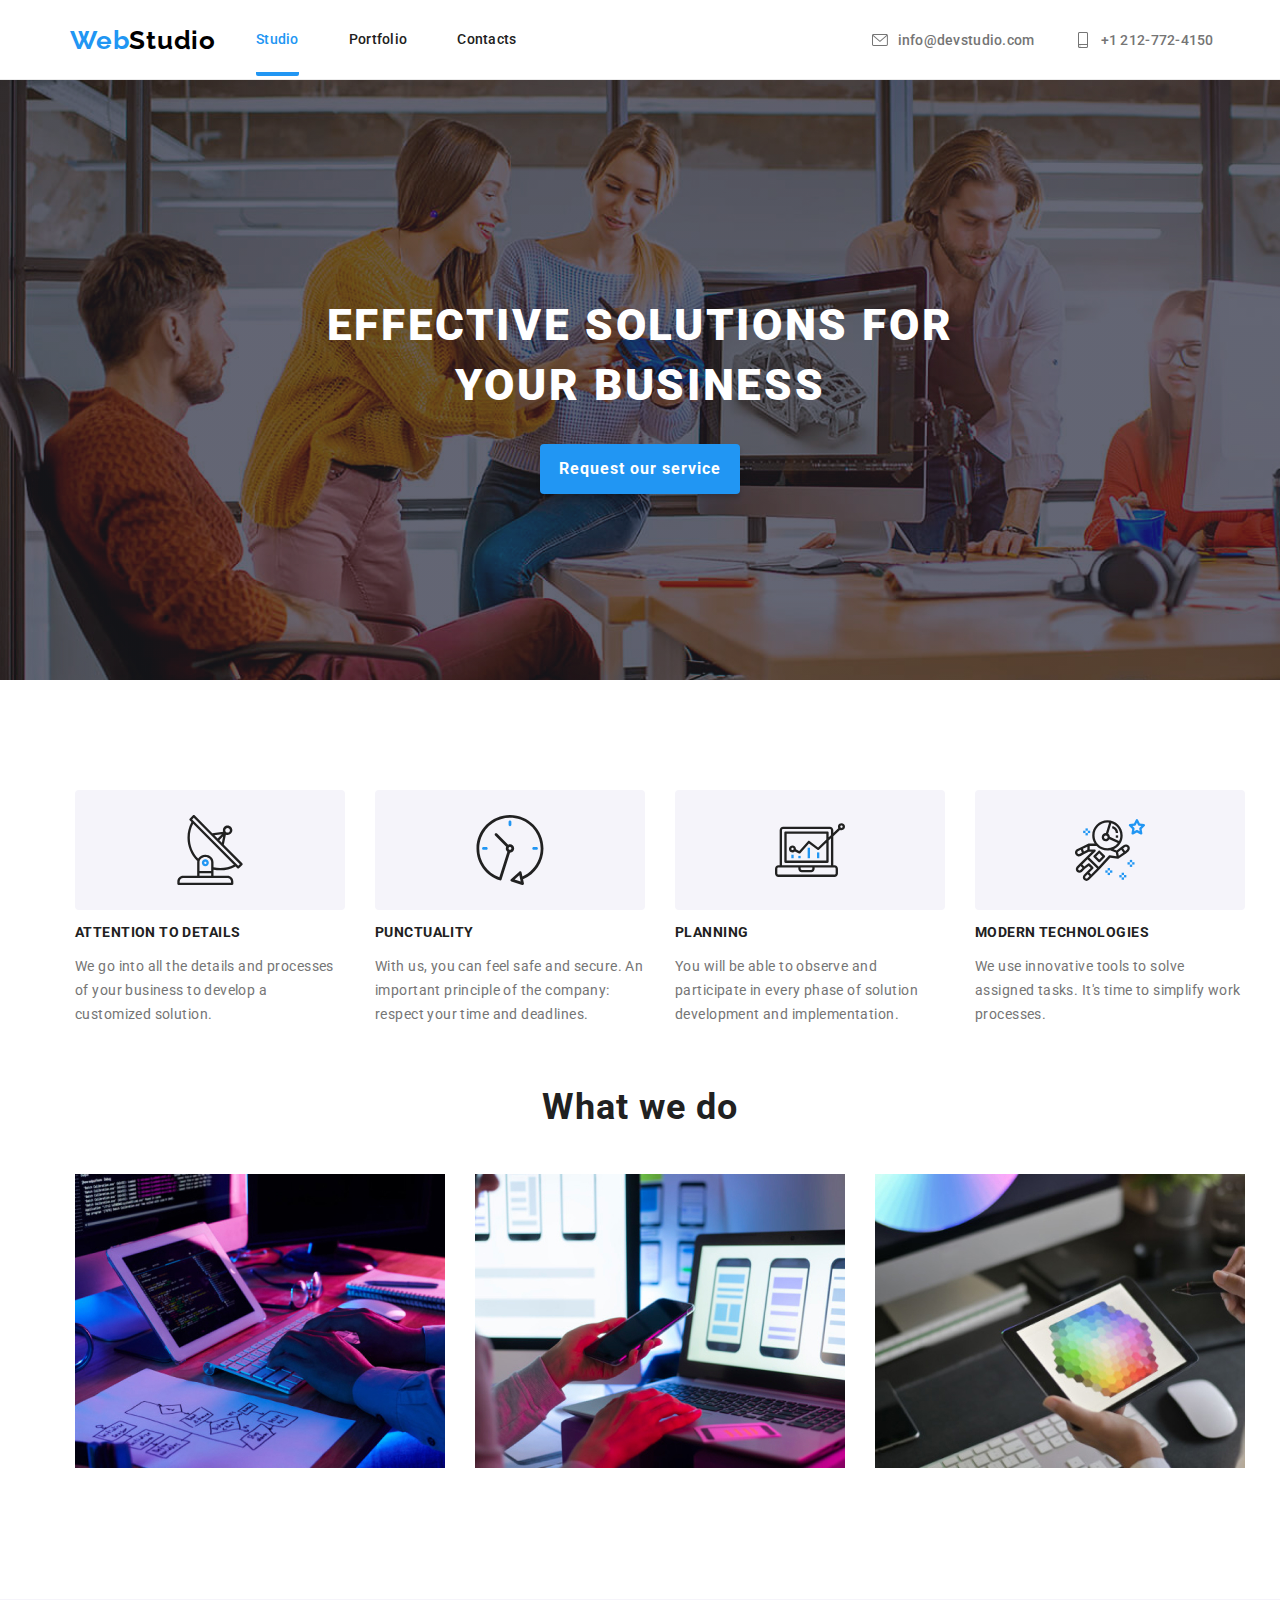
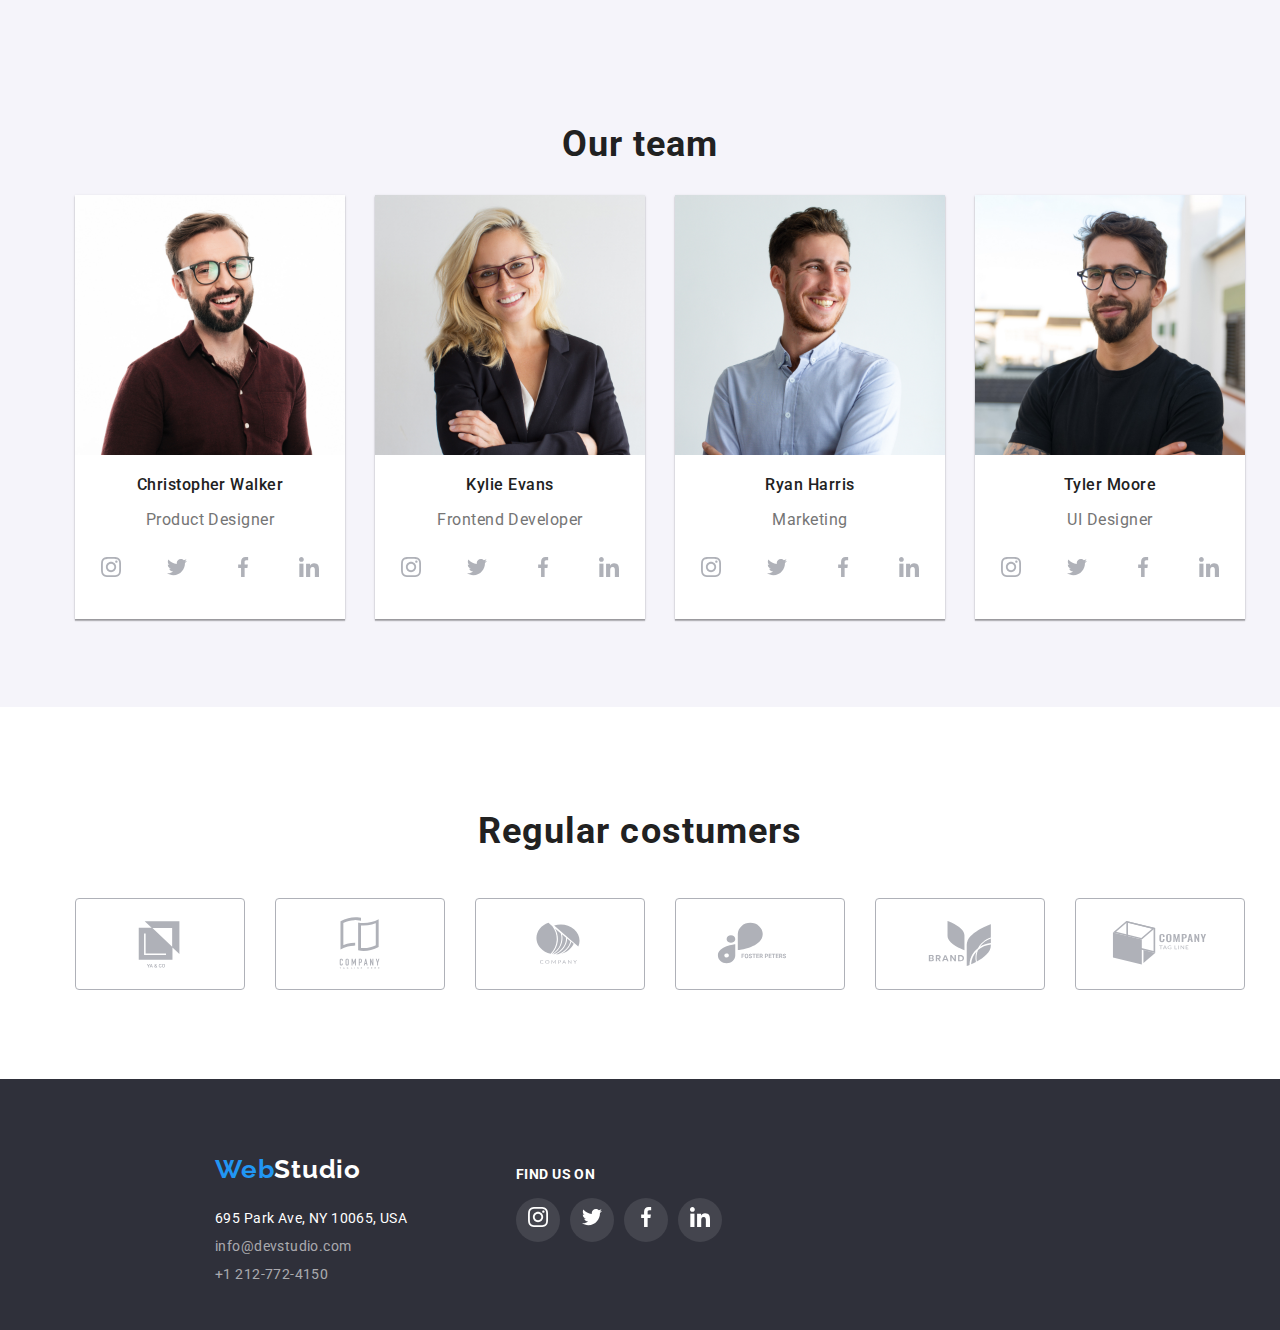
<file: index.html>
<!DOCTYPE html>
<html lang="en">
  <head>
    <meta charset="UTF-8" />
    <meta name="viewport" content="width=device-width, initial-scale=1.0" />
    <title>Document</title>
    <link rel="preconnect" href="https://fonts.googleapis.com" />
    <link rel="preconnect" href="https://fonts.gstatic.com" crossorigin />
    <link
      href="https://fonts.googleapis.com/css2?family=Raleway:wght@700&family=Roboto:wght@400;500;700;900&display=swap"
      rel="stylesheet"
    />
    <link
      rel="stylesheet"
      href="https://cdnjs.cloudflare.com/ajax/libs/modern-normalize/1.0.0/modern-normalize.min.css"
    />
    <link rel="stylesheet" href="./css/reset.css" />
    <link rel="stylesheet" href="./css/styles.css" />
  </head>
  <body>
    <header class="header-section">
      <div class="header-container">
        <nav class="nav-container">
          <a href="index.html" class="logo-section">
            <p><span>Web</span>Studio</p>
          </a>
          <div class="main-navigation pages">
            <ul>
              <li>
                <a href="index.html" class="nav-section current">Studio</a>
              </li>
              <li>
                <a href="portofolio.html" class="nav-section">Portfolio</a>
              </li>
              <li><a href="#contacts" class="nav-section">Contacts</a></li>
            </ul>
          </div>
        </nav>

        <div class="contacts-section">
          <ul>
            <li>
              <a href="mailto:info@devstudio.com" class="email-section">
                <svg class="contacts-section-icon">
                  <use
                    href="./images/symbol-defs.svg#icon-envelope-hover"
                  ></use>
                </svg>
                <span>info@devstudio.com</span>
              </a>
            </li>
            <li>
              <a href="tel:+1212-772-4150" class="telephone-section">
                <svg class="contacts-section-icon">
                  <use href="./images/symbol-defs.svg#icon-smartphone"></use>
                </svg>
                <span>+1 212-772-4150</span>
              </a>
            </li>
          </ul>
        </div>
      </div>
    </header>

    <main>
      <section class="effective-solutions-section">
        <div class="effective-solutions-gradient">
          <div class="effective-solutions-section-container">
            <h1 class="effective-solutions-title">
              EFFECTIVE SOLUTIONS FOR <br />
              YOUR BUSINESS
            </h1>
            <button type="button" class="effective-solutions-button">
              Request our service
            </button>
          </div>
        </div>
      </section>

      <section class="what-we-do-section">
        <div class="what-we-do-text-section-container">
          <ul class="what-we-do-text-section">
            <li>
              <div class="paragraph-icons-container">
                <svg class="paragraph-icons">
                  <use href="./images/symbol-defs.svg#icon-antenna-1"></use>
                </svg>
              </div>
              <h3>ATTENTION TO DETAILS</h3>
              <p>
                We go into all the details and processes of your business to
                develop a customized solution.
              </p>
            </li>
            <li>
              <div class="paragraph-icons-container">
                <svg class="paragraph-icons">
                  <use href="./images/symbol-defs.svg#icon-clock-1"></use>
                </svg>
              </div>
              <h3>PUNCTUALITY</h3>
              <p>
                With us, you can feel safe and secure. An important principle of
                the company: respect your time and deadlines.
              </p>
            </li>
            <li>
              <div class="paragraph-icons-container">
                <svg class="paragraph-icons">
                  <use href="./images/symbol-defs.svg#icon-diagram-1"></use>
                </svg>
              </div>
              <h3>PLANNING</h3>
              <p>
                You will be able to observe and participate in every phase of
                solution development and implementation.
              </p>
            </li>
            <li>
              <div class="paragraph-icons-container">
                <svg class="paragraph-icons">
                  <use href="./images/symbol-defs.svg#icon-astronaut-1"></use>
                </svg>
              </div>
              <h3>MODERN TECHNOLOGIES</h3>
              <p>
                We use innovative tools to solve assigned tasks. It's time to
                simplify work processes.
              </p>
            </li>
          </ul>
        </div>

        <div class="what-we-do-section-container">
          <h2 class="section-title">What we do</h2>

          <div class="what-we-do-images-container">
            <ul>
              <li>
                <img
                  src="./images/what-we-do-1.jpg"
                  alt="Back end"
                  width="370"
                />
              </li>
              <li>
                <img
                  src="./images/what-we-do-2.jpg"
                  alt="Front end"
                  width="370"
                />
              </li>
              <li>
                <img src="./images/what-we-do-3.jpg" alt="Design" width="370" />
              </li>
            </ul>
          </div>
        </div>
      </section>

      <section class="our-team-section">
        <h2 class="section-title">Our team</h2>
        <div class="our-team-cards-container">
          <ul class="our-team-cards-section">
            <li>
              <img
                src="./images/team-member-1.jpg"
                alt="First team member"
                width="270"
              />
              <h3>Christopher Walker</h3>
              <p>Product Designer</p>
              <div class="cards-icons-container">
                <a href="https://www.instagram.com/" class="icons-container">
                  <svg class="cards-icons">
                    <use href="./images/symbol-defs.svg#icon-instagram-2"></use>
                  </svg>
                </a>
                <a href="https://twitter.com/" class="icons-container">
                  <svg class="cards-icons">
                    <use href="./images/symbol-defs.svg#icon-twitter-1"></use>
                  </svg>
                </a>
                <a href="https://www.facebook.com/" class="icons-container">
                  <svg class="cards-icons">
                    <use href="./images/symbol-defs.svg#icon-facebook-1"></use>
                  </svg>
                </a>
                <a href="https://www.linkedin.com/" class="icons-container">
                  <svg class="cards-icons">
                    <use href="./images/symbol-defs.svg#icon-linkedin-1"></use>
                  </svg>
                </a>
              </div>
            </li>
            <li>
              <img
                src="./images/team-member-2.jpg"
                alt="Second team member"
                width="270"
              />
              <h3>Kylie Evans</h3>
              <p>Frontend Developer</p>
              <div class="cards-icons-container">
                <a href="https://www.instagram.com/" class="icons-container">
                  <svg class="cards-icons">
                    <use href="./images/symbol-defs.svg#icon-instagram-2"></use>
                  </svg>
                </a>
                <a href="https://twitter.com/" class="icons-container">
                  <svg class="cards-icons">
                    <use href="./images/symbol-defs.svg#icon-twitter-1"></use>
                  </svg>
                </a>
                <a href="https://www.facebook.com/" class="icons-container">
                  <svg class="cards-icons">
                    <use href="./images/symbol-defs.svg#icon-facebook-1"></use>
                  </svg>
                </a>
                <a href="https://www.linkedin.com/" class="icons-container">
                  <svg class="cards-icons">
                    <use href="./images/symbol-defs.svg#icon-linkedin-1"></use>
                  </svg>
                </a>
              </div>
            </li>
            <li>
              <img
                src="./images/team-member-3.jpg"
                alt="Third team member"
                width="270"
              />
              <h3>Ryan Harris</h3>
              <p>Marketing</p>
              <div class="cards-icons-container">
                <a href="https://www.instagram.com/" class="icons-container">
                  <svg class="cards-icons">
                    <use href="./images/symbol-defs.svg#icon-instagram-2"></use>
                  </svg>
                </a>
                <a href="https://twitter.com/" class="icons-container">
                  <svg class="cards-icons">
                    <use href="./images/symbol-defs.svg#icon-twitter-1"></use>
                  </svg>
                </a>
                <a href="https://www.facebook.com/" class="icons-container">
                  <svg class="cards-icons">
                    <use href="./images/symbol-defs.svg#icon-facebook-1"></use>
                  </svg>
                </a>
                <a href="https://www.linkedin.com/" class="icons-container">
                  <svg class="cards-icons">
                    <use href="./images/symbol-defs.svg#icon-linkedin-1"></use>
                  </svg>
                </a>
              </div>
            </li>
            <li>
              <img
                src="./images/team-member-4.jpg"
                alt="Fourth team member"
                width="270"
              />
              <h3>Tyler Moore</h3>
              <p>UI Designer</p>
              <div class="cards-icons-container">
                <a href="https://www.instagram.com/" class="icons-container">
                  <svg class="cards-icons">
                    <use href="./images/symbol-defs.svg#icon-instagram-2"></use>
                  </svg>
                </a>
                <a href="https://twitter.com/" class="icons-container">
                  <svg class="cards-icons">
                    <use href="./images/symbol-defs.svg#icon-twitter-1"></use>
                  </svg>
                </a>
                <a href="https://www.facebook.com/" class="icons-container">
                  <svg class="cards-icons">
                    <use href="./images/symbol-defs.svg#icon-facebook-1"></use>
                  </svg>
                </a>
                <a href="https://www.linkedin.com/" class="icons-container">
                  <svg class="cards-icons">
                    <use href="./images/symbol-defs.svg#icon-linkedin-1"></use>
                  </svg>
                </a>
              </div>
            </li>
          </ul>
        </div>
      </section>

      <section class="regular-costumers-section">
        <h2 class="section-title">Regular costumers</h2>
        <ul class="regular-costumers-section-main">
          <li>
            <div class="regular-costumers-logo-container">
              <svg class="regular-costumers-logo">
                <use href="./images/symbol-defs.svg#icon-Logo"></use>
              </svg>
            </div>
          </li>
          <li>
            <div class="regular-costumers-logo-container">
              <svg class="regular-costumers-logo">
                <use href="./images/symbol-defs.svg#icon-company"></use>
              </svg>
            </div>
          </li>
          <li>
            <div class="regular-costumers-logo-container">
              <svg class="regular-costumers-logo">
                <use href="./images/symbol-defs.svg#icon-company-2"></use>
              </svg>
            </div>
          </li>
          <li>
            <div class="regular-costumers-logo-container">
              <svg class="regular-costumers-logo">
                <use href="./images/symbol-defs.svg#icon-foster-peters"></use>
              </svg>
            </div>
          </li>
          <li>
            <div class="regular-costumers-logo-container">
              <svg class="regular-costumers-logo">
                <use href="./images/symbol-defs.svg#icon-brand"></use>
              </svg>
            </div>
          </li>
          <li>
            <div class="regular-costumers-logo-container">
              <svg class="regular-costumers-logo">
                <use href="./images/symbol-defs.svg#icon-company-3"></use>
              </svg>
            </div>
          </li>
        </ul>
      </section>
    </main>

    <footer class="footer-section">
      <div class="footer-logo-adress">
        <div class="footer-section-container">
          <div class="footer-section-logo">
            <a href="index.html" class="footer-logo-section">
              <p><span>Web</span>Studio</p>
            </a>
          </div>

          <div class="footer-adress-section">
            <address id="contacts" class="adress-section">
              <p>695 Park Ave, NY 10065, USA</p>
              <a href="mailto:info@devstudio.com">info@devstudio.com</a>
              <a href="tel:+1212-772-4150">+1 212-772-4150</a>
            </address>
          </div>
        </div>
      </div>

      <div class="find-us-section">
        <h3 class="find-us-title">find us on</h3>
        <ul class="find-us-icons-container">
          <li>
            <div class="footer-icons-container">
              <a href="https://www.instagram.com/" class="find-us-icons">
                <svg class="cards-icons">
                  <use href="./images/symbol-defs.svg#icon-instagram-2"></use>
                </svg>
              </a>
            </div>
          </li>
          <li>
            <div class="footer-icons-container">
              <a href="https://www.instagram.com/" class="find-us-icons">
                <svg class="cards-icons">
                  <use href="./images/symbol-defs.svg#icon-twitter-1"></use>
                </svg>
              </a>
            </div>
          </li>
          <li>
            <div class="footer-icons-container">
              <a href="https://www.instagram.com/" class="find-us-icons">
                <svg class="cards-icons">
                  <use href="./images/symbol-defs.svg#icon-facebook-1"></use>
                </svg>
              </a>
            </div>
          </li>
          <li>
            <div class="footer-icons-container">
              <a href="https://www.instagram.com/" class="find-us-icons">
                <svg class="cards-icons">
                  <use href="./images/symbol-defs.svg#icon-linkedin-1"></use>
                </svg>
              </a>
            </div>
          </li>
        </ul>
      </div>
    </footer>
  </body>
</html>
</file>
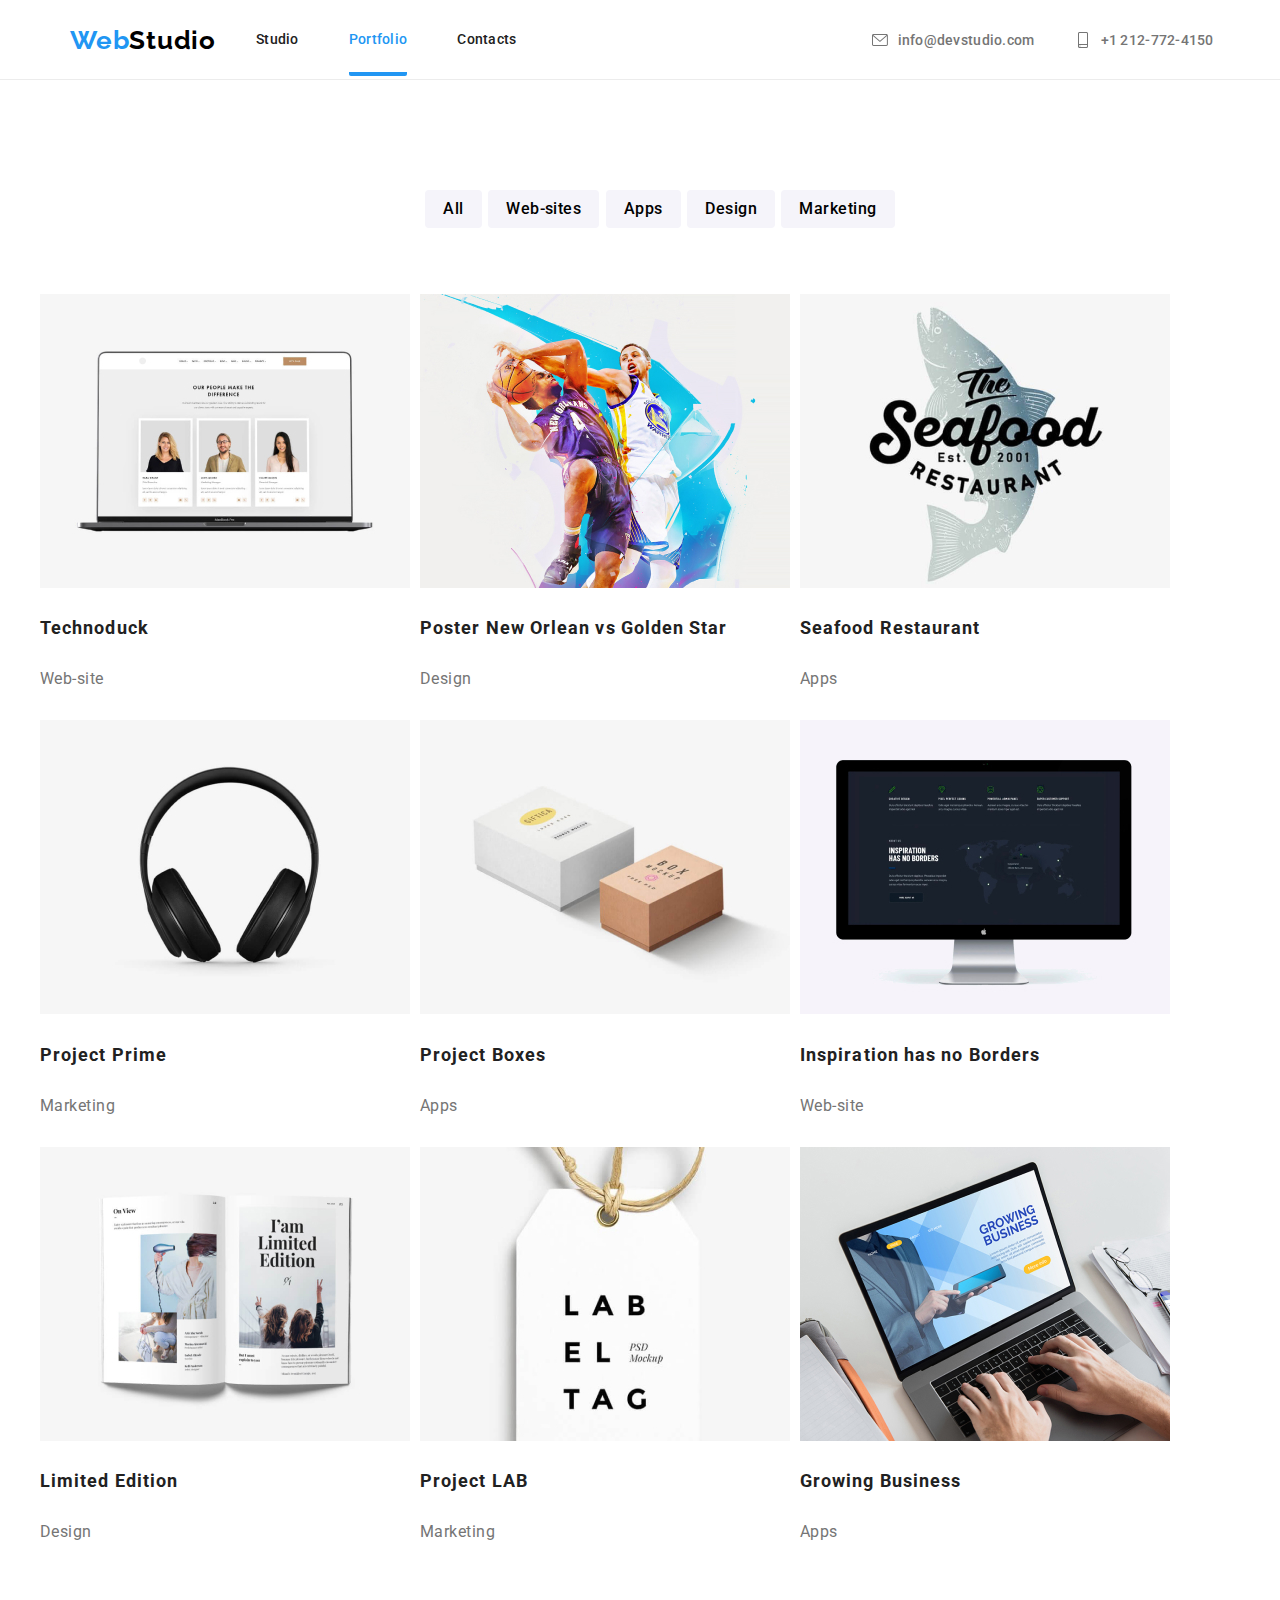
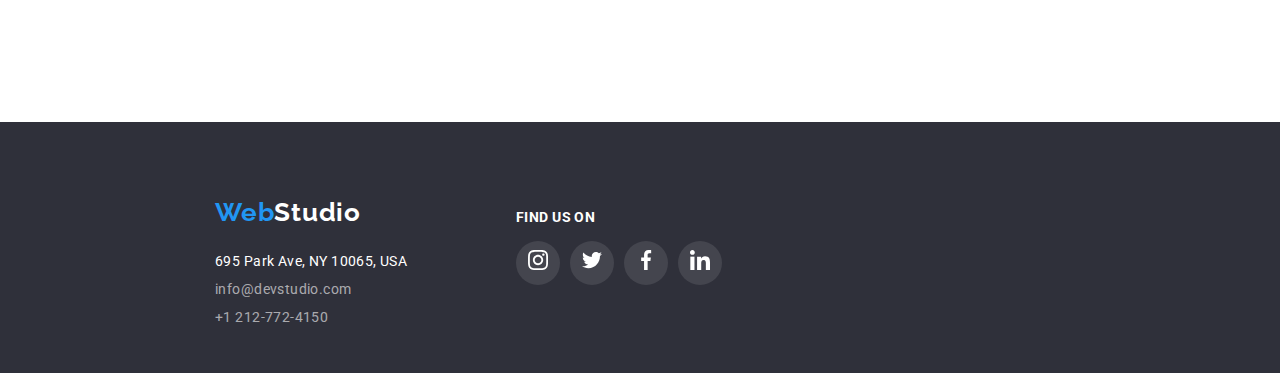
<file: portofolio.html>
<!DOCTYPE html>
<html lang="en">
  <head>
    <meta charset="UTF-8" />
    <meta name="viewport" content="width=device-width, initial-scale=1.0" />
    <title>Document</title>
    <link rel="preconnect" href="https://fonts.googleapis.com" />
    <link rel="preconnect" href="https://fonts.gstatic.com" crossorigin />
    <link
      href="https://fonts.googleapis.com/css2?family=Raleway:wght@700&family=Roboto:wght@400;500;700;900&display=swap"
      rel="stylesheet"
    />
    <link
      rel="stylesheet"
      href="https://cdnjs.cloudflare.com/ajax/libs/modern-normalize/1.0.0/modern-normalize.min.css"
    />
    <link rel="stylesheet" href="./css/reset.css" />
    <link rel="stylesheet" href="./css/styles.css" />
  </head>
  <body>
    <header class="header-section">
      <div class="header-container">
        <nav class="nav-container">
          <a href="index.html" class="logo-section">
            <p><span>Web</span>Studio</p>
          </a>
          <div class="main-navigation pages">
            <ul>
              <li>
                <a href="index.html" class="nav-section">Studio</a>
              </li>
              <li>
                <a href="portofolio.html" class="nav-section current">Portfolio</a>
              </li>
              <li><a href="#contacts" class="nav-section">Contacts</a></li>
            </ul>
          </div>
        </nav>

        <div class="contacts-section">
          <ul>
            <li>
              <a href="mailto:info@devstudio.com" class="email-section">
                <svg class="contacts-section-icon">
                  <use
                    href="./images/symbol-defs.svg#icon-envelope-hover"
                  ></use>
                </svg>
                <span>info@devstudio.com</span>
              </a>
            </li>
            <li>
              <a href="tel:+1212-772-4150" class="telephone-section">
                <svg class="contacts-section-icon">
                  <use href="./images/symbol-defs.svg#icon-smartphone"></use>
                </svg>
                <span>+1 212-772-4150</span>
              </a>
            </li>
          </ul>
        </div>
      </div>
    </header>

    <main class="portofolio-container">
      <div class="portofolio-content">
        <div class="buttons-section-container">
          <ul>
            <li><button type="button" class="buttons-section">All</button></li>
            <li>
              <button type="button" class="buttons-section">Web-sites</button>
            </li>
            <li><button type="button" class="buttons-section">Apps</button></li>
            <li><button type="button" class="buttons-section">Design</button></li>
            <li>
              <button type="button" class="buttons-section">Marketing</button>
            </li>
          </ul>
        </div>
        
        <div class="cards-section-container">
          <div class="cards-section">
            <div class="cards-item">
              <img src="./images/portofolio-img-1.jpg" alt="Technoduck" />
              <h3>Technoduck</h3>
              <p>Web-site</p>
            </div>
            <div class="cards-item">
              <img
              src="./images/portofolio-img-2.jpg"
              alt="Poster New Orlean vs Golden Star"
            />
            <h3>Poster New Orlean vs Golden Star</h3>
            <p>Design</p>
            </div>
            <div class="cards-item">
              <img src="./images/portofolio-img-3.jpg" alt="Seafood Restaurant" />
              <h3>Seafood Restaurant</h3>
              <p>Apps</p>
            </div>
            <div class="cards-item">
              <img src="./images/portofolio-img-4.jpg" alt="Project Prime" />
              <h3>Project Prime</h3>
              <p>Marketing</p>
            </div>
            <div class="cards-item">
              <img src="./images/portofolio-img-5.jpg" alt="Project Boxes" />
              <h3>Project Boxes</h3>
              <p>Apps</p>
            </div>
            <div class="cards-item">
              <img
              src="./images/portofolio-img-6.jpg"
              alt="Inspiration has no Borders"
            />
            <h3>Inspiration has no Borders</h3>
            <p>Web-site</p>
            </div>
            <div class="cards-item">
              <img src="./images/portofolio-img-7.jpg" alt="Limited Edition" />
              <h3>Limited Edition</h3>
              <p>Design</p>
            </div>
            <div class="cards-item">
              <img src="./images/portofolio-img-8.jpg" alt="Project LAB" />
              <h3>Project LAB</h3>
              <p>Marketing</p>
            </div>
            <div class="cards-item">
              <img src="./images/portofolio-img-9.jpg" alt="Growing Business" />
              <h3>Growing Business</h3>
              <p>Apps</p>
            </div>
          </div>
        </div>
    </main>

    <footer class="footer-section">
      <div class="footer-logo-adress">
        <div class="footer-section-container">
          <div class="footer-section-logo">
            <a href="index.html" class="footer-logo-section">
              <p><span>Web</span>Studio</p>
            </a>
          </div>

          <div class="footer-adress-section">
            <address id="contacts" class="adress-section">
              <p>695 Park Ave, NY 10065, USA</p>
              <a href="mailto:info@devstudio.com">info@devstudio.com</a>
              <a href="tel:+1212-772-4150">+1 212-772-4150</a>
            </address>
          </div>
        </div>
      </div>

      <div class="find-us-section">
        <h3 class="find-us-title">find us on</h3>
        <ul class="find-us-icons-container">
          <li>
            <div class="footer-icons-container">
              <a href="https://www.instagram.com/" class="find-us-icons">
                <svg class="cards-icons">
                  <use href="./images/symbol-defs.svg#icon-instagram-2"></use>
                </svg>
              </a>
            </div>
          </li>
          <li>
            <div class="footer-icons-container">
              <a href="https://www.instagram.com/" class="find-us-icons">
                <svg class="cards-icons">
                  <use href="./images/symbol-defs.svg#icon-twitter-1"></use>
                </svg>
              </a>
            </div>
          </li>
          <li>
            <div class="footer-icons-container">
              <a href="https://www.instagram.com/" class="find-us-icons">
                <svg class="cards-icons">
                  <use href="./images/symbol-defs.svg#icon-facebook-1"></use>
                </svg>
              </a>
            </div>
          </li>
          <li>
            <div class="footer-icons-container">
              <a href="https://www.instagram.com/" class="find-us-icons">
                <svg class="cards-icons">
                  <use href="./images/symbol-defs.svg#icon-linkedin-1"></use>
                </svg>
              </a>
            </div>
          </li>
        </ul>
      </div>
    </footer>
  </body>
</html>
</file>
<file: css/styles.css>
body {
  font-family: "Roboto", sans-serif;
}

ul {
  list-style-type: none;
}

:root {
  --hover-color: #2196f3;
  --text-hover-color: #fff;
  --paragraph-contacts-color: #757575;
  --title-color: #212121;
  --background-color-1: #fff;
  --background-color-2: #2f303a;
  --portofolio-background-button-color: #f5f4fa;
  --adress-color: #fff;
  --web-color: #2196f3;
  --logo-color-1: #000;
  --logo-color-2: #fff;
  --button-color: #2196f3;
  --our-team-section-background-color: #f5f4fa;
}

/* Header section */
.header-section {
  border-bottom: #ececec solid 1px;
  display: flex;
  align-items: center;
  justify-content: space-between;
  height: 80px;
}

.header-container {
  width: 1200px;
  margin: 0 auto;
  padding: 0 15px;
  display: flex;
}

.logo-section {
  text-decoration: none;
}

.logo-section p {
  color: var(--logo-color-1);
  font-family: Raleway;
  font-size: 26px;
  font-style: normal;
  font-weight: 700;
  line-height: normal;
  letter-spacing: 0.78px;
}

.logo-section span {
  color: var(--web-color);
  font-family: Raleway;
  font-size: 26px;
  font-style: normal;
  font-weight: 700;
  line-height: normal;
  letter-spacing: 0.78px;
}

.nav-container {
  display: flex;
  align-items: center;
  justify-content: space-between;
  margin-left: 15px;
  margin-right: 15px;
}

.header-section .main-navigation ul {
  align-items: center;
  gap: 50px;
  justify-content: space-between;
  display: flex;
}

.pages ul {
  margin-right: 300px;
}

.nav-section {
  text-decoration: none;
  color: var(--title-color);
  font-size: 14px;
  font-style: normal;
  font-weight: 500;
  line-height: normal;
  letter-spacing: 0.28px;
}

.nav-section:hover,
.nav-section:active {
  color: var(--hover-color);
}

.current {
  color: var(--hover-color);
  padding-bottom: 25px;
  border-bottom: 4px solid #2196f3;
  border-radius: 2px;
}

.header-section .contacts-section {
  align-items: center;
  gap: 40px;
  justify-content: space-between;
  display: flex;
}

.contacts-section ul {
  display: flex;
  gap: 40px;
}

.contacts-section a {
  text-decoration: none;
  color: var(--paragraph-contacts-color);
  font-size: 14px;
  font-style: normal;
  font-weight: 500;
  line-height: normal;
  letter-spacing: 0.28px;
}

.email-section,
.telephone-section {
  display: flex;
  gap: 10px;
}

.contacts-section-icon {
  width: 16px;
  height: 16px;
  fill: #757575;
}

.contacts-section a:hover svg,
.contacts-section a:hover span {
  color: var(--hover-color);
  fill: var(--hover-color);
}

/* Main Section */

.effective-solutions-section {
  background-image: linear-gradient(
      rgba(47, 48, 58, 0.4),
      rgba(47, 48, 58, 0.4)
    ),
    url(../images/background-image.jpg);
  width: 100%;
  height: 600px;
  display: flex;
  justify-content: space-evenly;
  align-items: center;
}

.effective-solutions-section-container {
  display: flex;
  align-items: center;
  flex-direction: column;
}

.effective-solutions-title {
  color: #fff;
  text-align: center;
  font-size: 44px;
  font-style: normal;
  font-weight: 900;
  line-height: 60px;
  letter-spacing: 2.64px;
  text-transform: uppercase;
}

.effective-solutions-button {
  background: var(--button-color);
  cursor: pointer;
  border: none;
  color: #fff;
  text-align: center;
  font-size: 16px;
  font-style: normal;
  font-family: inherit;
  font-weight: 700;
  line-height: 30px;
  letter-spacing: 0.96px;
  border-radius: 4px;
  box-shadow: 0px 4px 4px 0px rgba(0, 0, 0, 0.15);
  width: 200px;
  height: 50px;
}

.effective-solutions-button:hover {
  background-color: #188ce8;
}

/* What we do section */
.what-we-do-section {
  height: 919px;
  padding: 94px 0px;
}

.what-we-do-text-section h3 {
  color: var(--title-color);
  font-size: 14px;
  font-style: normal;
  font-weight: 700;
  line-height: normal;
  letter-spacing: 0.42px;
  text-transform: uppercase;
}

.what-we-do-text-section-container {
  display: flex;
  justify-content: space-around;
}

.what-we-do-text-section-container ul {
  display: flex;
  gap: 30px;
}

.paragraph-icons-container {
  width: 270px;
  height: 120px;
  display: flex;
  justify-content: center;
  align-items: center;
  border-radius: 4px;
  background: #f5f4fa;
}

.paragraph-icons {
  width: 70px;
  height: 70px;
}

.what-we-do-text-section li {
  width: 270px;
}

.what-we-do-text-section p {
  color: var(--paragraph-contacts-color);
  font-size: 14px;
  font-style: normal;
  font-weight: 400;
  line-height: 24px; /* 171.429% */
  letter-spacing: 0.42px;
}

.what-we-do-images-container {
  display: flex;
  justify-content: center;
}

.what-we-do-images-container ul {
  display: flex;
  gap: 30px;
}

.section-title {
  color: var(--title-color);
  text-align: center;
  font-size: 36px;
  font-style: normal;
  font-weight: 700;
  line-height: normal;
  letter-spacing: 1.08px;
}
/* Our team section */

.our-team-cards-section {
  display: flex;
  justify-content: center;
  gap: 30px;
}

.our-team-section {
  background-color: var(--our-team-section-background-color);
  height: 708px;
  padding: 94px 0px;
}

.our-team-section li {
  background-color: var(--background-color-1);
  box-shadow: 0px 2px 1px 0px rgba(0, 0, 0, 0.2),
    0px 1px 1px 0px rgba(0, 0, 0, 0.14), 0px 1px 3px 0px rgba(0, 0, 0, 0.12);
}

.our-team-section h3 {
  color: var(--title-color);
  text-align: center;
  font-size: 16px;
  font-style: normal;
  font-weight: 500;
  line-height: normal;
  letter-spacing: 0.48px;
}

.our-team-section p {
  color: var(--paragraph-contacts-color);
  text-align: center;
  font-size: 16px;
  font-style: normal;
  font-weight: 400;
  line-height: normal;
  letter-spacing: 0.48px;
}

.cards-icons-container {
  display: flex;
  justify-content: center;
  align-items: center;
  gap: 22px;
  margin-bottom: 30px;
}

.icons-container {
  width: 44px;
  height: 44px;
  border-radius: 50%;
  display: flex;
  align-items: center;
  justify-content: center;
}

.icons-container:hover {
  background-color: var(--hover-color);
}

.icons-container:hover svg {
  fill: #fff;
}

.cards-icons {
  fill: #afb1b8;
  width: 20px;
  height: 20px;
}

/* Regular costumers section */

.regular-costumers-section {
  height: 372px;
  display: flex;
  flex-direction: column;
  align-items: center;
  justify-content: center;
}

.regular-costumers-section-main {
  display: flex;
  justify-content: center;
  gap: 30px;
}

.regular-costumers-logo-container {
  width: 170px;
  height: 92px;
  border-radius: 4px;
  border: 1px solid #afb1b8;
  display: flex;
  justify-content: center;
  align-items: center;
}

.regular-costumers-logo-container:hover {
  border: 1px solid #2196f3;
}

.regular-costumers-logo-container:hover svg {
  fill: var(--hover-color);
}

.regular-costumers-logo {
  width: 106px;
  height: 60px;
  fill: #afb1b8;
}

/* Footer section */

.footer-section {
  background-color: var(--background-color-2);
  display: flex;
  align-items: center;
}

.footer-section-container {
  height: 251px;
  display: flex;
  flex-direction: column;
  justify-content: center;
}

.footer-section-logo p {
  margin-left: 215px;
}

.footer-logo-section {
  text-decoration: none;
}

.footer-logo-section span {
  color: var(--web-color);
  font-family: Raleway;
  font-size: 26px;
  font-style: normal;
  font-weight: 700;
  line-height: normal;
  letter-spacing: 0.78px;
}

.footer-logo-section p {
  color: var(--adress-color);
  font-family: Raleway;
  font-size: 26px;
  font-style: normal;
  font-weight: 700;
  line-height: normal;
  letter-spacing: 0.78px;
}

.adress-section {
  width: 231px;
  height: 72px;
  margin-left: 215px;
  display: flex;
  flex-direction: column;
  gap: 12px;
}

.adress-section p {
  color: var(--adress-color);
  font-size: 14px;
  font-style: normal;
  font-weight: 400;
  line-height: normal;
  letter-spacing: 0.42px;
  margin: 0px;
}

.adress-section a {
  text-decoration: none;
  color: rgba(255, 255, 255, 0.6);
  font-size: 14px;
  font-style: normal;
  font-weight: 400;
  line-height: 16px;
  letter-spacing: 0.42px;
}

/* Find us section */

.find-us-section {
  margin-left: 70px;
}

.find-us-title {
  color: #fff;
  font-family: Roboto;
  font-size: 14px;
  font-style: normal;
  font-weight: 700;
  line-height: normal;
  letter-spacing: 0.42px;
  text-transform: uppercase;
}

.find-us-icons-container {
  display: flex;
  padding: 0;
  gap: 10px;
}

.footer-icons-container {
  width: 44px;
  height: 44px;
  border-radius: 50%;
  background-color: rgba(255, 255, 255, 0.1);
  display: flex;
  justify-content: center;
  align-items: center;
}

.find-us-icons svg {
  fill: #fff;
}

.footer-icons-container:hover {
  background-color: var(--hover-color);
}

/* Portofolio section */

.portofolio-container {
  height: 1548px;
}

.portofolio-content {
  margin: 94px 215px;
  justify-content: center;
  align-items: center;
  display: flex;
  flex-direction: column;
  row-gap: 50px;
}

.buttons-section-container ul {
  width: 516px;
  height: 38px;
  display: flex;
  justify-content: space-around;
}

.buttons-section {
  background-color: #f5f4fa;
  font-family: var(--head-text);
  border: none;
  color: #000000;
  text-decoration: none;
  font-weight: 500;
  line-height: 38px;
  letter-spacing: 0.03em;
  font-size: 16px;
  cursor: pointer;
  text-transform: none;
  justify-content: center;
  padding: 0 18px;
  border-radius: 4px;
}

.buttons-section:hover,
.buttons-section:focus,
.buttons-section:active {
  background-color: var(--hover-color);
  color: var(--text-hover-color);
  box-shadow: 0px 2px 2px 0px rgba(0, 0, 0, 0.12),
    0px 1px 2px 0px rgba(0, 0, 0, 0.08), 0px 3px 1px 0px rgba(0, 0, 0, 0.1);
}

.cards-section-container{
  width: 1200px;
}


.cards-section {
  display: flex;
  flex-wrap: wrap;
  margin-left: -10px;
  margin-top: -10px;
}

.cards-item {
  margin-left: 10px;
  margin-top: 10px;
}

.cards-section li {
  border: 1px solid #eee;
  background: #fff;
}

.cards-section h3 {
  color: var(--title-color);
  font-size: 18px;
  font-style: normal;
  font-weight: 700;
  line-height: 36px;
  letter-spacing: 1.08px;
}

.cards-section p {
  color: var(--paragraph-contacts-color);
  font-size: 16px;
  font-style: normal;
  font-weight: 400;
  line-height: 30px;
  letter-spacing: 0.48px;
}


.cards-item:hover {
  cursor: pointer;
  border: 1px solid #eee;
  background: #fff;
  box-shadow: 1px 4px 6px 0px rgba(0, 0, 0, 0.16),
    0px 4px 4px 0px rgba(0, 0, 0, 0.06), 0px 1px 1px 0px rgba(0, 0, 0, 0.12);
}
</file>
